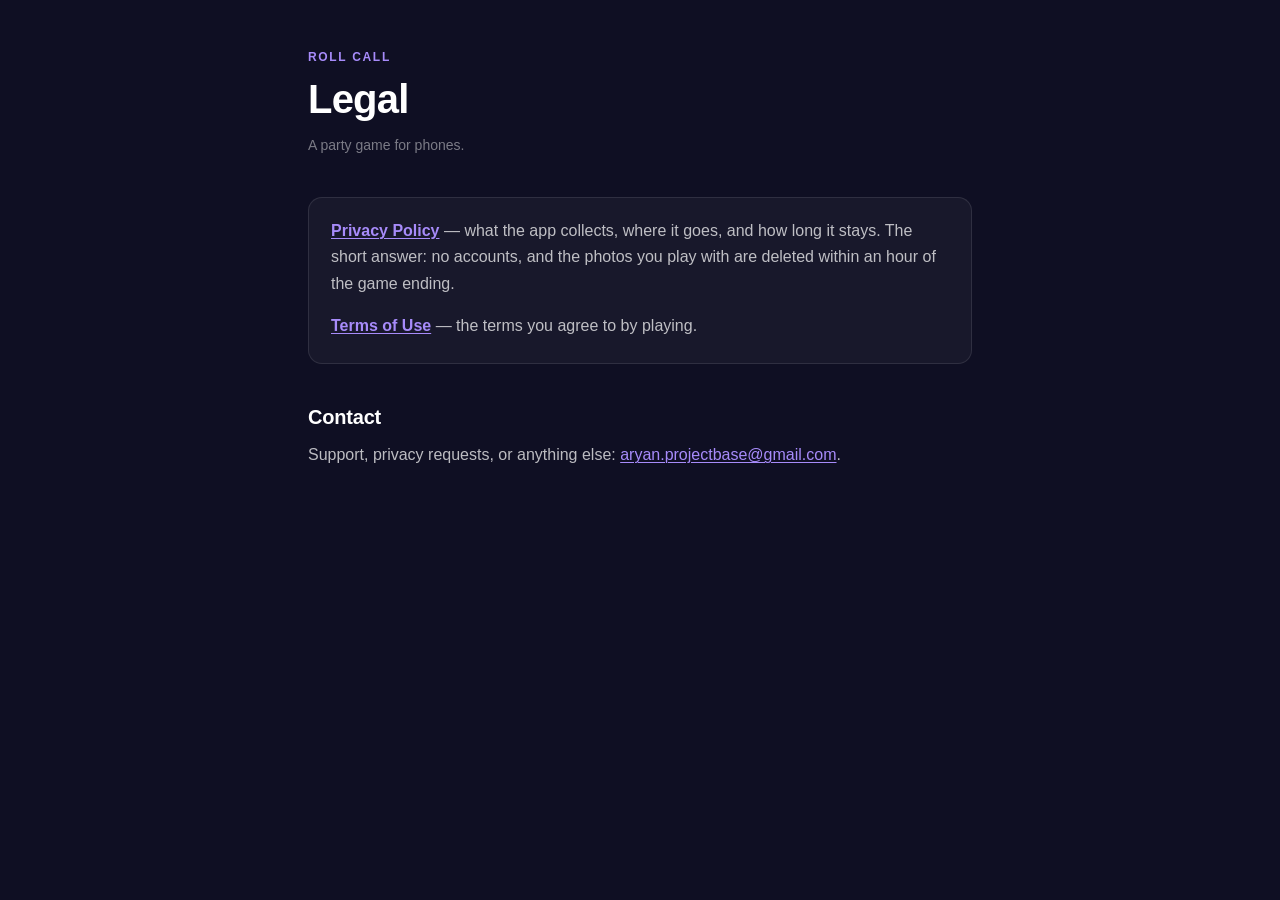
<file: index.html>
<!doctype html>
<html lang="en">
  <head>
    <meta charset="utf-8" />
    <meta name="viewport" content="width=device-width, initial-scale=1" />
    <title>Roll Call · Legal</title>
    <meta name="description" content="Privacy Policy and Terms of Use for the Roll Call party game." />
    <link rel="stylesheet" href="style.css" />
  </head>
  <body>
    <main class="wrap">
      <p class="eyebrow">Roll Call</p>
      <h1>Legal</h1>
      <p class="updated">A party game for phones.</p>

      <div class="summary">
        <p>
          <strong><a href="privacy.html">Privacy Policy</a></strong> — what the app collects, where
          it goes, and how long it stays. The short answer: no accounts, and the photos you play with
          are deleted within an hour of the game ending.
        </p>
        <p>
          <strong><a href="terms.html">Terms of Use</a></strong> — the terms you agree to by playing.
        </p>
      </div>

      <h2>Contact</h2>
      <p>
        Support, privacy requests, or anything else:
        <a href="mailto:aryan.projectbase@gmail.com">aryan.projectbase@gmail.com</a>.
      </p>
    </main>
  </body>
</html>
</file>
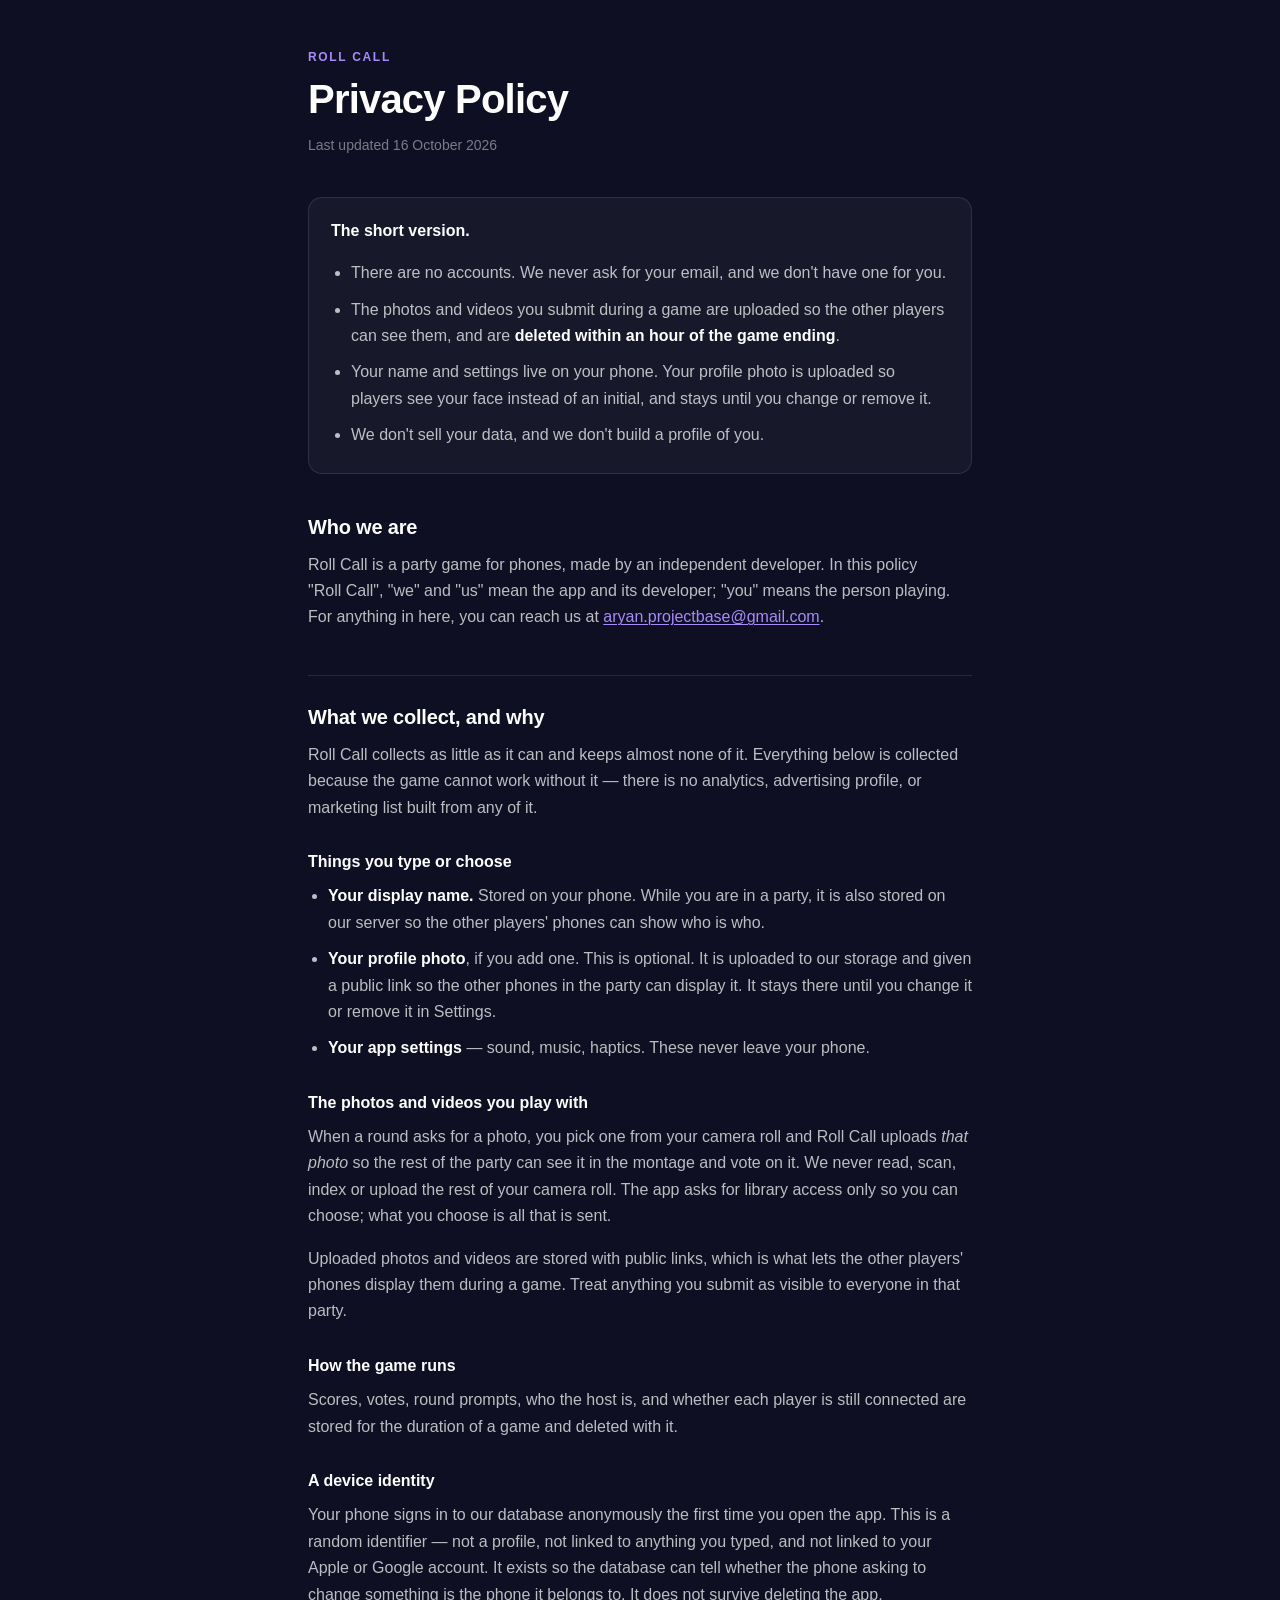
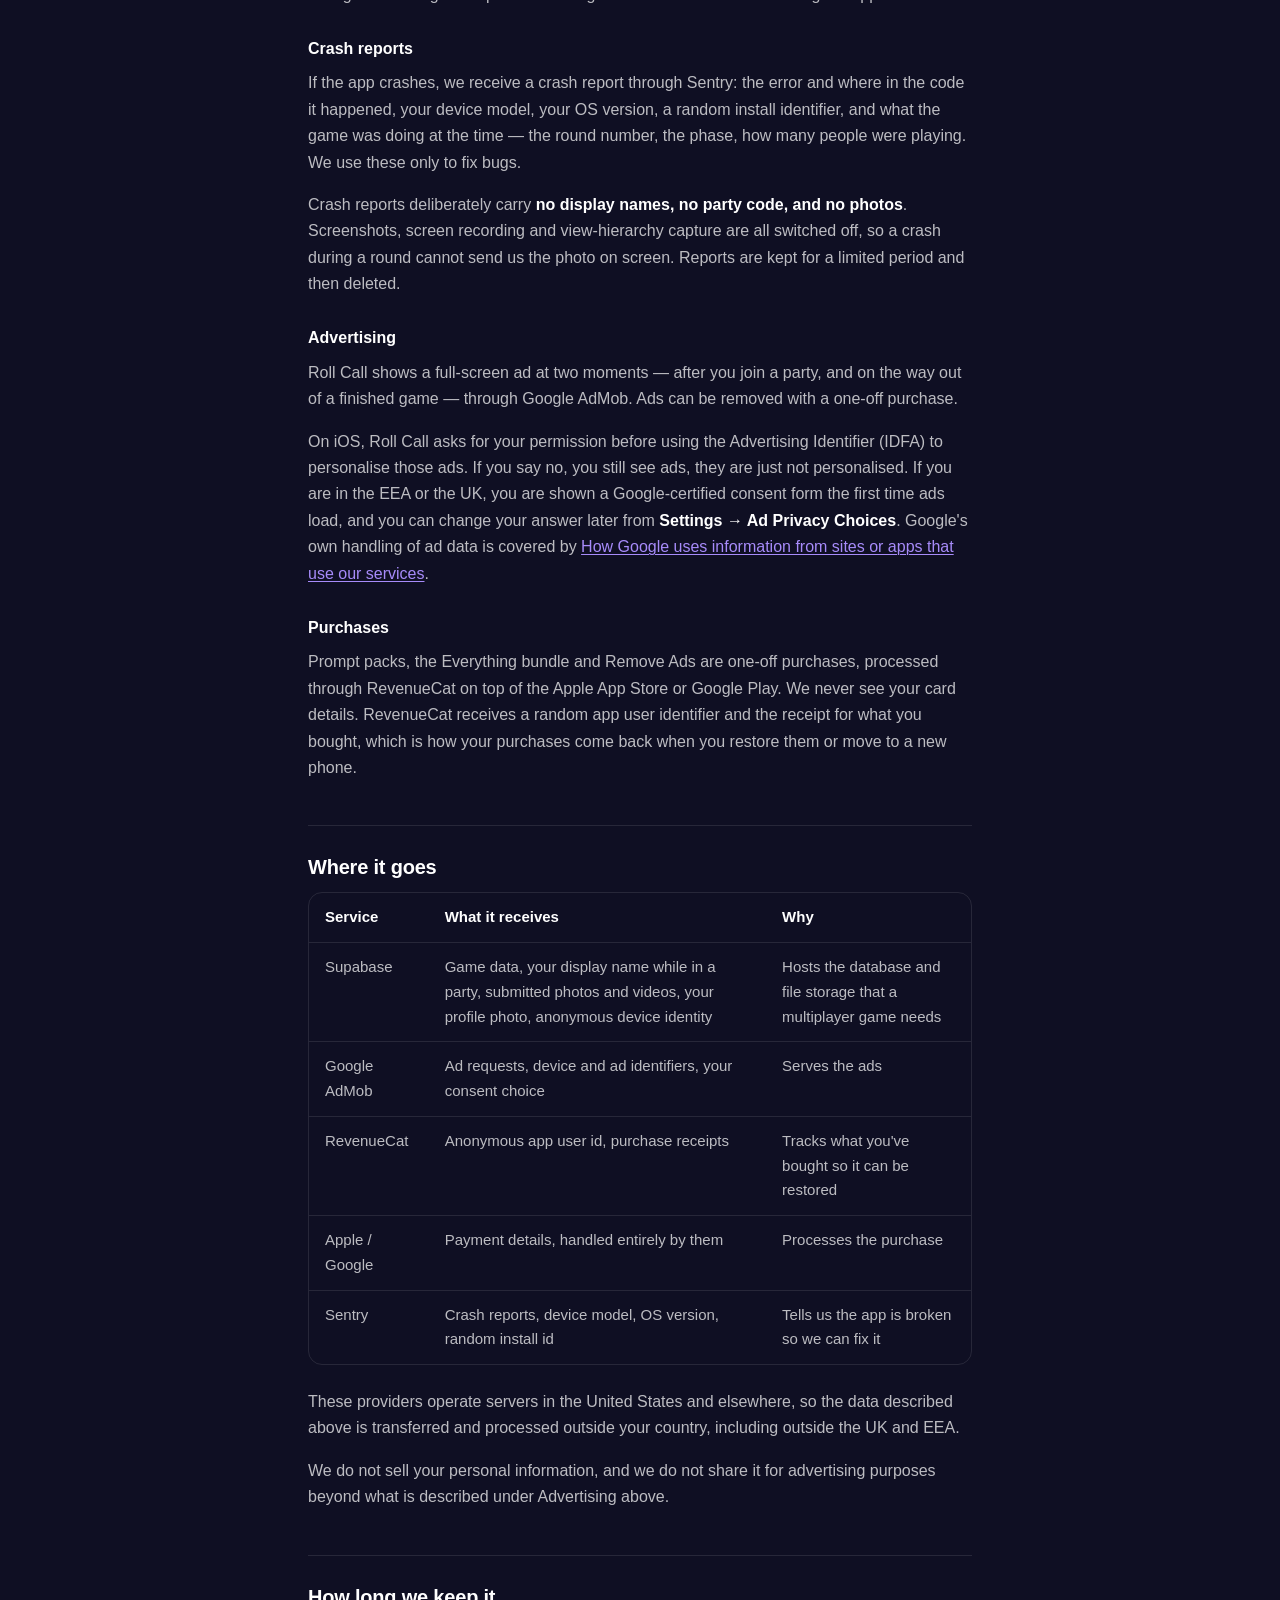
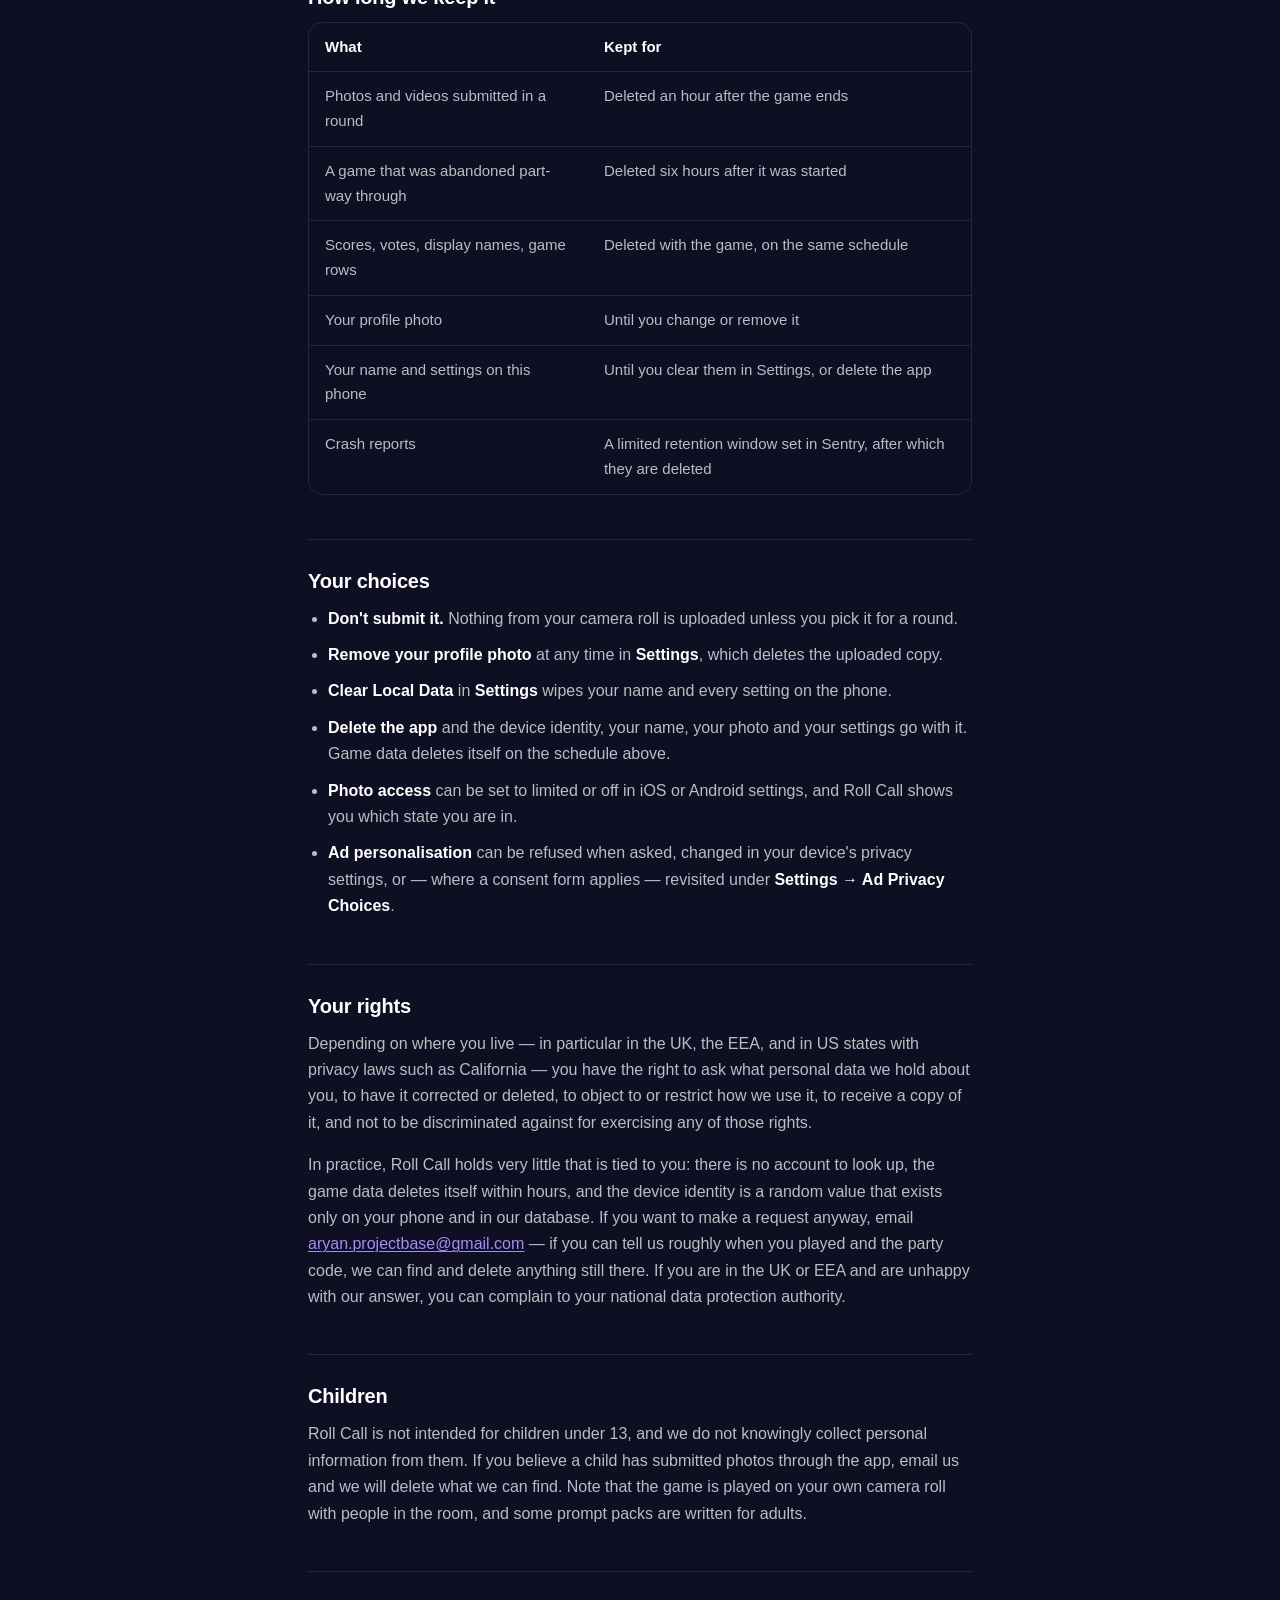
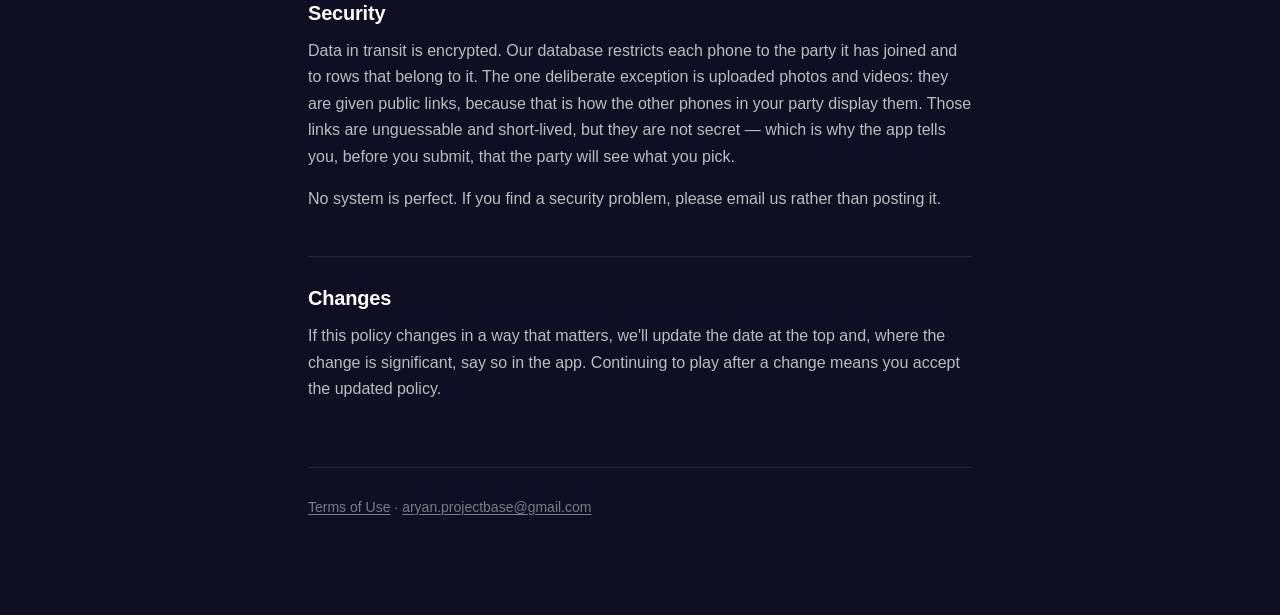
<file: privacy.html>
<!doctype html>
<html lang="en">
  <head>
    <meta charset="utf-8" />
    <meta name="viewport" content="width=device-width, initial-scale=1" />
    <title>Privacy Policy · Roll Call</title>
    <meta
      name="description"
      content="What Roll Call collects, where it goes, and how long it stays."
    />
    <link rel="stylesheet" href="style.css" />
  </head>
  <body>
    <main class="wrap">
      <p class="eyebrow">Roll Call</p>
      <h1>Privacy Policy</h1>
      <p class="updated">Last updated 16 October 2026</p>

      <div class="summary">
        <p><strong>The short version.</strong></p>
        <ul>
          <li>There are no accounts. We never ask for your email, and we don't have one for you.</li>
          <li>
            The photos and videos you submit during a game are uploaded so the other players can see
            them, and are <strong>deleted within an hour of the game ending</strong>.
          </li>
          <li>
            Your name and settings live on your phone. Your profile photo is uploaded so players see
            your face instead of an initial, and stays until you change or remove it.
          </li>
          <li>We don't sell your data, and we don't build a profile of you.</li>
        </ul>
      </div>

      <h2>Who we are</h2>
      <p>
        Roll Call is a party game for phones, made by an independent developer. In this policy
        "Roll&nbsp;Call", "we" and "us" mean the app and its developer; "you" means the person
        playing. For anything in here, you can reach us at
        <a href="mailto:aryan.projectbase@gmail.com">aryan.projectbase@gmail.com</a>.
      </p>

      <h2>What we collect, and why</h2>
      <p>
        Roll Call collects as little as it can and keeps almost none of it. Everything below is
        collected because the game cannot work without it — there is no analytics, advertising
        profile, or marketing list built from any of it.
      </p>

      <h3>Things you type or choose</h3>
      <ul>
        <li>
          <strong>Your display name.</strong> Stored on your phone. While you are in a party, it is
          also stored on our server so the other players' phones can show who is who.
        </li>
        <li>
          <strong>Your profile photo</strong>, if you add one. This is optional. It is uploaded to
          our storage and given a public link so the other phones in the party can display it. It
          stays there until you change it or remove it in Settings.
        </li>
        <li>
          <strong>Your app settings</strong> — sound, music, haptics. These never leave your phone.
        </li>
      </ul>

      <h3>The photos and videos you play with</h3>
      <p>
        When a round asks for a photo, you pick one from your camera roll and Roll Call uploads
        <em>that photo</em> so the rest of the party can see it in the montage and vote on it. We
        never read, scan, index or upload the rest of your camera roll. The app asks for library
        access only so you can choose; what you choose is all that is sent.
      </p>
      <p>
        Uploaded photos and videos are stored with public links, which is what lets the other
        players' phones display them during a game. Treat anything you submit as visible to everyone
        in that party.
      </p>

      <h3>How the game runs</h3>
      <p>
        Scores, votes, round prompts, who the host is, and whether each player is still connected
        are stored for the duration of a game and deleted with it.
      </p>

      <h3>A device identity</h3>
      <p>
        Your phone signs in to our database anonymously the first time you open the app. This is a
        random identifier — not a profile, not linked to anything you typed, and not linked to your
        Apple or Google account. It exists so the database can tell whether the phone asking to
        change something is the phone it belongs to. It does not survive deleting the app.
      </p>

      <h3>Crash reports</h3>
      <p>
        If the app crashes, we receive a crash report through Sentry: the error and where in the code
        it happened, your device model, your OS version, a random install identifier, and what the
        game was doing at the time — the round number, the phase, how many people were playing. We
        use these only to fix bugs.
      </p>
      <p>
        Crash reports deliberately carry <strong>no display names, no party code, and no photos</strong>.
        Screenshots, screen recording and view-hierarchy capture are all switched off, so a crash
        during a round cannot send us the photo on screen. Reports are kept for a limited period and
        then deleted.
      </p>

      <h3>Advertising</h3>
      <p>
        Roll Call shows a full-screen ad at two moments — after you join a party, and on the way out
        of a finished game — through Google AdMob. Ads can be removed with a one-off purchase.
      </p>
      <p>
        On iOS, Roll Call asks for your permission before using the Advertising Identifier (IDFA) to
        personalise those ads. If you say no, you still see ads, they are just not personalised. If
        you are in the EEA or the UK, you are shown a Google-certified consent form the first time
        ads load, and you can change your answer later from
        <strong>Settings → Ad Privacy Choices</strong>. Google's own handling of ad data is covered
        by
        <a href="https://policies.google.com/technologies/partner-sites" rel="noopener"
          >How Google uses information from sites or apps that use our services</a
        >.
      </p>

      <h3>Purchases</h3>
      <p>
        Prompt packs, the Everything bundle and Remove Ads are one-off purchases, processed through
        RevenueCat on top of the Apple App Store or Google Play. We never see your card details.
        RevenueCat receives a random app user identifier and the receipt for what you bought, which
        is how your purchases come back when you restore them or move to a new phone.
      </p>

      <h2>Where it goes</h2>
      <div class="table-scroll">
        <table>
          <thead>
            <tr>
              <th scope="col">Service</th>
              <th scope="col">What it receives</th>
              <th scope="col">Why</th>
            </tr>
          </thead>
          <tbody>
            <tr>
              <td>Supabase</td>
              <td>
                Game data, your display name while in a party, submitted photos and videos, your
                profile photo, anonymous device identity
              </td>
              <td>Hosts the database and file storage that a multiplayer game needs</td>
            </tr>
            <tr>
              <td>Google AdMob</td>
              <td>Ad requests, device and ad identifiers, your consent choice</td>
              <td>Serves the ads</td>
            </tr>
            <tr>
              <td>RevenueCat</td>
              <td>Anonymous app user id, purchase receipts</td>
              <td>Tracks what you've bought so it can be restored</td>
            </tr>
            <tr>
              <td>Apple / Google</td>
              <td>Payment details, handled entirely by them</td>
              <td>Processes the purchase</td>
            </tr>
            <tr>
              <td>Sentry</td>
              <td>Crash reports, device model, OS version, random install id</td>
              <td>Tells us the app is broken so we can fix it</td>
            </tr>
          </tbody>
        </table>
      </div>
      <p>
        These providers operate servers in the United States and elsewhere, so the data described
        above is transferred and processed outside your country, including outside the UK and EEA.
      </p>
      <p>We do not sell your personal information, and we do not share it for advertising purposes beyond what is described under Advertising above.</p>

      <h2>How long we keep it</h2>
      <div class="table-scroll">
        <table>
          <thead>
            <tr>
              <th scope="col">What</th>
              <th scope="col">Kept for</th>
            </tr>
          </thead>
          <tbody>
            <tr>
              <td>Photos and videos submitted in a round</td>
              <td>Deleted an hour after the game ends</td>
            </tr>
            <tr>
              <td>A game that was abandoned part-way through</td>
              <td>Deleted six hours after it was started</td>
            </tr>
            <tr>
              <td>Scores, votes, display names, game rows</td>
              <td>Deleted with the game, on the same schedule</td>
            </tr>
            <tr>
              <td>Your profile photo</td>
              <td>Until you change or remove it</td>
            </tr>
            <tr>
              <td>Your name and settings on this phone</td>
              <td>Until you clear them in Settings, or delete the app</td>
            </tr>
            <tr>
              <td>Crash reports</td>
              <td>A limited retention window set in Sentry, after which they are deleted</td>
            </tr>
          </tbody>
        </table>
      </div>

      <h2>Your choices</h2>
      <ul>
        <li>
          <strong>Don't submit it.</strong> Nothing from your camera roll is uploaded unless you pick
          it for a round.
        </li>
        <li>
          <strong>Remove your profile photo</strong> at any time in <strong>Settings</strong>, which
          deletes the uploaded copy.
        </li>
        <li>
          <strong>Clear Local Data</strong> in <strong>Settings</strong> wipes your name and every
          setting on the phone.
        </li>
        <li>
          <strong>Delete the app</strong> and the device identity, your name, your photo and your
          settings go with it. Game data deletes itself on the schedule above.
        </li>
        <li>
          <strong>Photo access</strong> can be set to limited or off in iOS or Android settings, and
          Roll Call shows you which state you are in.
        </li>
        <li>
          <strong>Ad personalisation</strong> can be refused when asked, changed in your device's
          privacy settings, or — where a consent form applies — revisited under
          <strong>Settings → Ad Privacy Choices</strong>.
        </li>
      </ul>

      <h2>Your rights</h2>
      <p>
        Depending on where you live — in particular in the UK, the EEA, and in US states with
        privacy laws such as California — you have the right to ask what personal data we hold about
        you, to have it corrected or deleted, to object to or restrict how we use it, to receive a
        copy of it, and not to be discriminated against for exercising any of those rights.
      </p>
      <p>
        In practice, Roll Call holds very little that is tied to you: there is no account to look up,
        the game data deletes itself within hours, and the device identity is a random value that
        exists only on your phone and in our database. If you want to make a request anyway, email
        <a href="mailto:aryan.projectbase@gmail.com">aryan.projectbase@gmail.com</a> — if you can tell us roughly
        when you played and the party code, we can find and delete anything still there. If you are
        in the UK or EEA and are unhappy with our answer, you can complain to your national data
        protection authority.
      </p>

      <h2>Children</h2>
      <p>
        Roll Call is not intended for children under 13, and we do not knowingly collect personal
        information from them. If you believe a child has submitted photos through the app, email us
        and we will delete what we can find. Note that the game is played on your own camera roll
        with people in the room, and some prompt packs are written for adults.
      </p>

      <h2>Security</h2>
      <p>
        Data in transit is encrypted. Our database restricts each phone to the party it has joined
        and to rows that belong to it. The one deliberate exception is uploaded photos and videos:
        they are given public links, because that is how the other phones in your party display
        them. Those links are unguessable and short-lived, but they are not secret — which is why the
        app tells you, before you submit, that the party will see what you pick.
      </p>
      <p>
        No system is perfect. If you find a security problem, please email us rather than posting it.
      </p>

      <h2>Changes</h2>
      <p>
        If this policy changes in a way that matters, we'll update the date at the top and, where the
        change is significant, say so in the app. Continuing to play after a change means you accept
        the updated policy.
      </p>

      <footer>
        <p>
          <a href="terms.html">Terms of Use</a> ·
          <a href="mailto:aryan.projectbase@gmail.com">aryan.projectbase@gmail.com</a>
        </p>
      </footer>
    </main>
  </body>
</html>
</file>
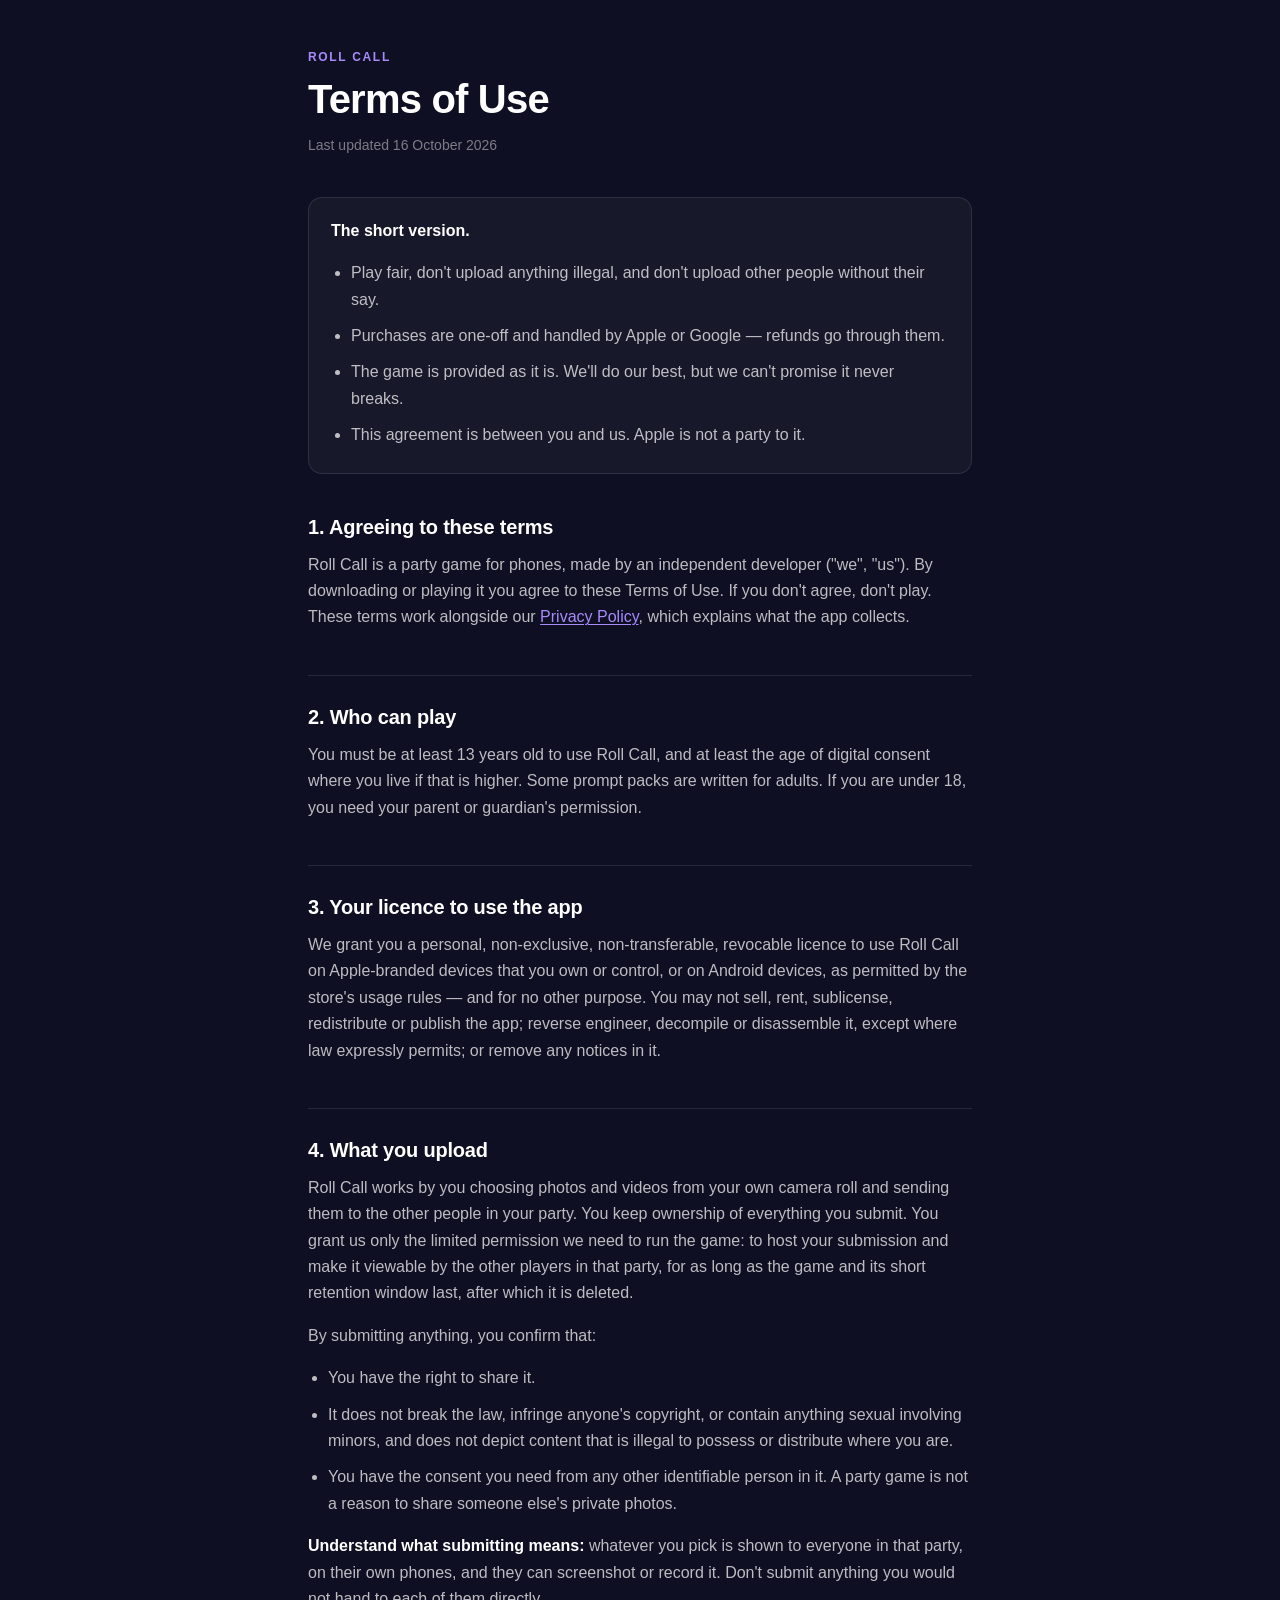
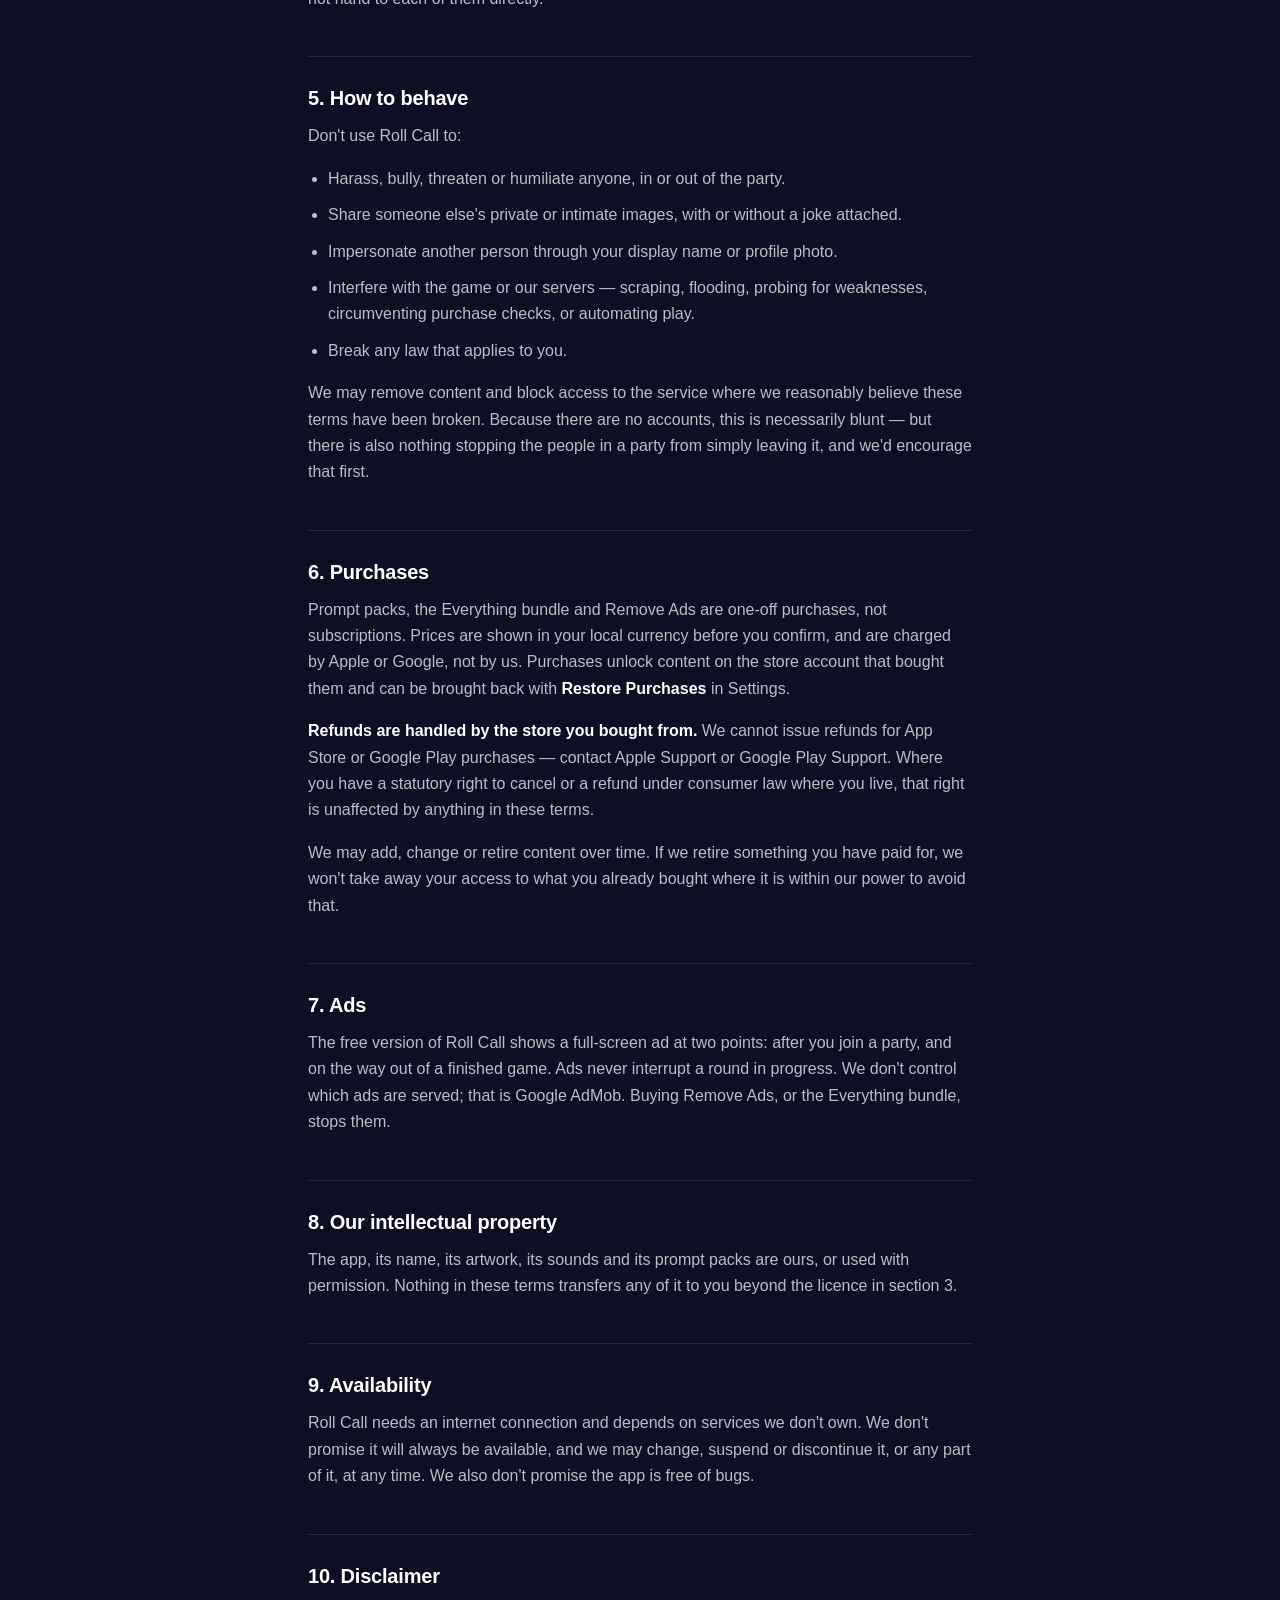
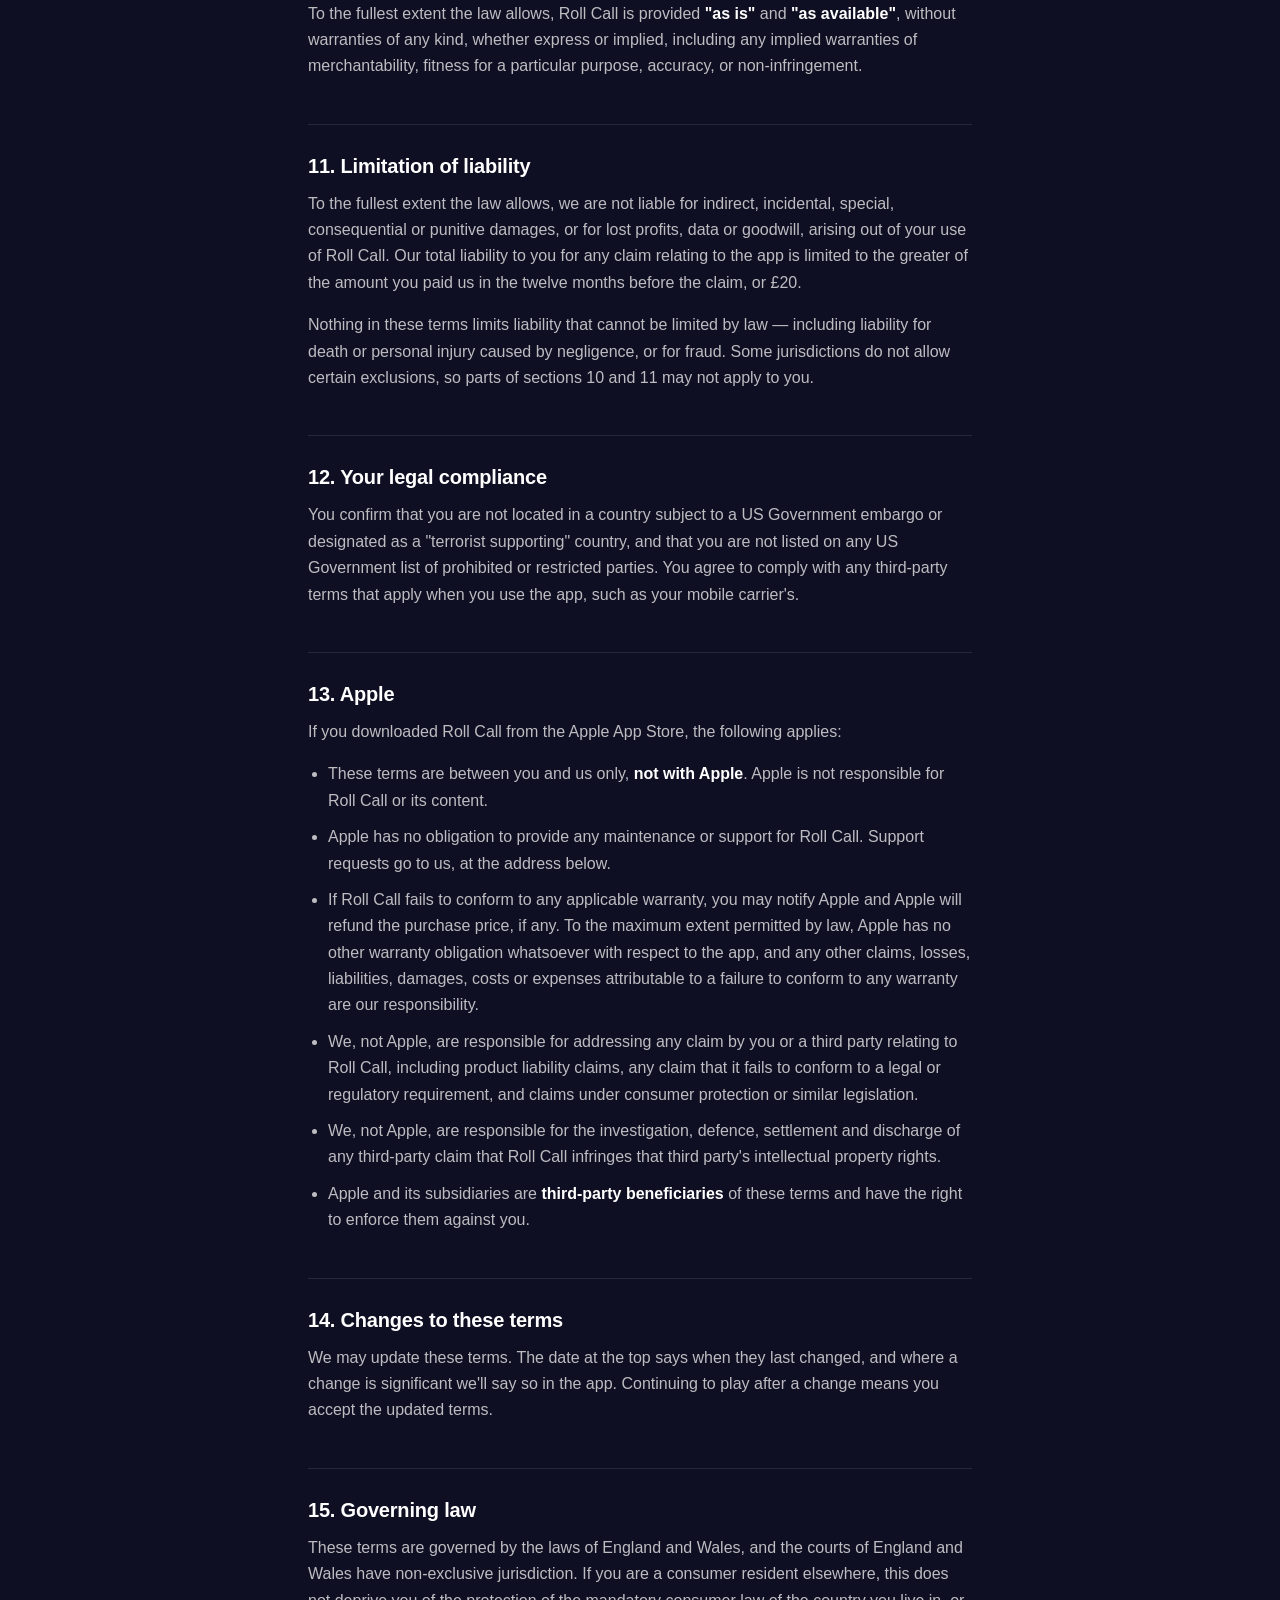
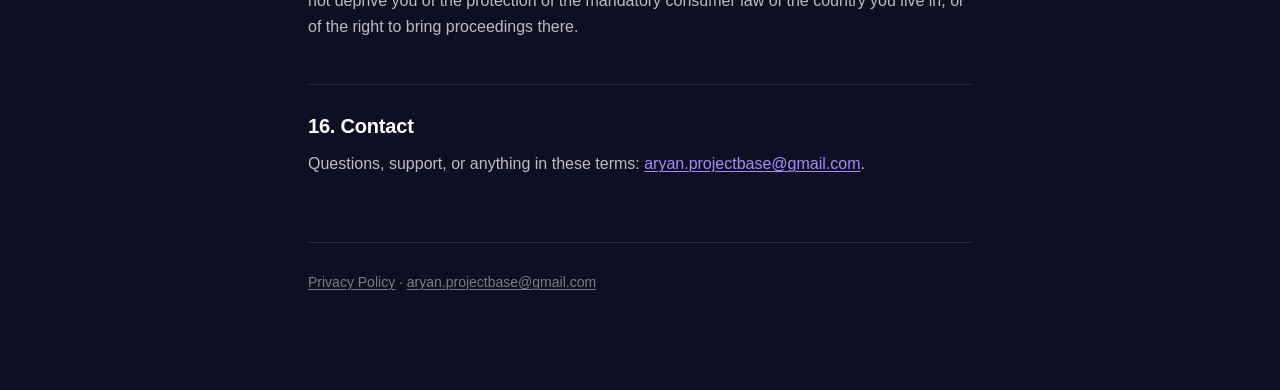
<file: terms.html>
<!doctype html>
<html lang="en">
  <head>
    <meta charset="utf-8" />
    <meta name="viewport" content="width=device-width, initial-scale=1" />
    <title>Terms of Use · Roll Call</title>
    <meta name="description" content="The terms you agree to by playing Roll Call." />
    <link rel="stylesheet" href="style.css" />
  </head>
  <body>
    <main class="wrap">
      <p class="eyebrow">Roll Call</p>
      <h1>Terms of Use</h1>
      <p class="updated">Last updated 16 October 2026</p>

      <div class="summary">
        <p><strong>The short version.</strong></p>
        <ul>
          <li>Play fair, don't upload anything illegal, and don't upload other people without their say.</li>
          <li>Purchases are one-off and handled by Apple or Google — refunds go through them.</li>
          <li>The game is provided as it is. We'll do our best, but we can't promise it never breaks.</li>
          <li>This agreement is between you and us. Apple is not a party to it.</li>
        </ul>
      </div>

      <h2>1. Agreeing to these terms</h2>
      <p>
        Roll Call is a party game for phones, made by an independent developer ("we", "us"). By
        downloading or playing it you agree to these Terms of Use. If you don't agree, don't play.
        These terms work alongside our <a href="privacy.html">Privacy Policy</a>, which explains what
        the app collects.
      </p>

      <h2>2. Who can play</h2>
      <p>
        You must be at least 13 years old to use Roll Call, and at least the age of digital consent
        where you live if that is higher. Some prompt packs are written for adults. If you are under
        18, you need your parent or guardian's permission.
      </p>

      <h2>3. Your licence to use the app</h2>
      <p>
        We grant you a personal, non-exclusive, non-transferable, revocable licence to use Roll Call
        on Apple-branded devices that you own or control, or on Android devices, as permitted by the
        store's usage rules — and for no other purpose. You may not sell, rent, sublicense,
        redistribute or publish the app; reverse engineer, decompile or disassemble it, except where
        law expressly permits; or remove any notices in it.
      </p>

      <h2>4. What you upload</h2>
      <p>
        Roll Call works by you choosing photos and videos from your own camera roll and sending them
        to the other people in your party. You keep ownership of everything you submit. You grant us
        only the limited permission we need to run the game: to host your submission and make it
        viewable by the other players in that party, for as long as the game and its short retention
        window last, after which it is deleted.
      </p>
      <p>By submitting anything, you confirm that:</p>
      <ul>
        <li>You have the right to share it.</li>
        <li>
          It does not break the law, infringe anyone's copyright, or contain anything sexual
          involving minors, and does not depict content that is illegal to possess or distribute where
          you are.
        </li>
        <li>
          You have the consent you need from any other identifiable person in it. A party game is not
          a reason to share someone else's private photos.
        </li>
      </ul>
      <p>
        <strong>Understand what submitting means:</strong> whatever you pick is shown to everyone in
        that party, on their own phones, and they can screenshot or record it. Don't submit anything
        you would not hand to each of them directly.
      </p>

      <h2>5. How to behave</h2>
      <p>Don't use Roll Call to:</p>
      <ul>
        <li>Harass, bully, threaten or humiliate anyone, in or out of the party.</li>
        <li>Share someone else's private or intimate images, with or without a joke attached.</li>
        <li>Impersonate another person through your display name or profile photo.</li>
        <li>
          Interfere with the game or our servers — scraping, flooding, probing for weaknesses,
          circumventing purchase checks, or automating play.
        </li>
        <li>Break any law that applies to you.</li>
      </ul>
      <p>
        We may remove content and block access to the service where we reasonably believe these terms
        have been broken. Because there are no accounts, this is necessarily blunt — but there is
        also nothing stopping the people in a party from simply leaving it, and we'd encourage that
        first.
      </p>

      <h2>6. Purchases</h2>
      <p>
        Prompt packs, the Everything bundle and Remove Ads are one-off purchases, not subscriptions.
        Prices are shown in your local currency before you confirm, and are charged by Apple or
        Google, not by us. Purchases unlock content on the store account that bought them and can be
        brought back with <strong>Restore Purchases</strong> in Settings.
      </p>
      <p>
        <strong>Refunds are handled by the store you bought from.</strong> We cannot issue refunds for
        App Store or Google Play purchases — contact Apple Support or Google Play Support. Where you
        have a statutory right to cancel or a refund under consumer law where you live, that right is
        unaffected by anything in these terms.
      </p>
      <p>
        We may add, change or retire content over time. If we retire something you have paid for, we
        won't take away your access to what you already bought where it is within our power to avoid
        that.
      </p>

      <h2>7. Ads</h2>
      <p>
        The free version of Roll Call shows a full-screen ad at two points: after you join a party,
        and on the way out of a finished game. Ads never interrupt a round in progress. We don't
        control which ads are served; that is Google AdMob. Buying Remove Ads, or the Everything
        bundle, stops them.
      </p>

      <h2>8. Our intellectual property</h2>
      <p>
        The app, its name, its artwork, its sounds and its prompt packs are ours, or used with
        permission. Nothing in these terms transfers any of it to you beyond the licence in section 3.
      </p>

      <h2>9. Availability</h2>
      <p>
        Roll Call needs an internet connection and depends on services we don't own. We don't promise
        it will always be available, and we may change, suspend or discontinue it, or any part of it,
        at any time. We also don't promise the app is free of bugs.
      </p>

      <h2>10. Disclaimer</h2>
      <p>
        To the fullest extent the law allows, Roll Call is provided <strong>"as is"</strong> and
        <strong>"as available"</strong>, without warranties of any kind, whether express or implied,
        including any implied warranties of merchantability, fitness for a particular purpose,
        accuracy, or non-infringement.
      </p>

      <h2>11. Limitation of liability</h2>
      <p>
        To the fullest extent the law allows, we are not liable for indirect, incidental, special,
        consequential or punitive damages, or for lost profits, data or goodwill, arising out of your
        use of Roll Call. Our total liability to you for any claim relating to the app is limited to
        the greater of the amount you paid us in the twelve months before the claim, or £20.
      </p>
      <p>
        Nothing in these terms limits liability that cannot be limited by law — including liability
        for death or personal injury caused by negligence, or for fraud. Some jurisdictions do not
        allow certain exclusions, so parts of sections 10 and 11 may not apply to you.
      </p>

      <h2>12. Your legal compliance</h2>
      <p>
        You confirm that you are not located in a country subject to a US Government embargo or
        designated as a "terrorist supporting" country, and that you are not listed on any US
        Government list of prohibited or restricted parties. You agree to comply with any third-party
        terms that apply when you use the app, such as your mobile carrier's.
      </p>

      <h2>13. Apple</h2>
      <p>If you downloaded Roll Call from the Apple App Store, the following applies:</p>
      <ul>
        <li>
          These terms are between you and us only, <strong>not with Apple</strong>. Apple is not
          responsible for Roll Call or its content.
        </li>
        <li>
          Apple has no obligation to provide any maintenance or support for Roll Call. Support
          requests go to us, at the address below.
        </li>
        <li>
          If Roll Call fails to conform to any applicable warranty, you may notify Apple and Apple
          will refund the purchase price, if any. To the maximum extent permitted by law, Apple has
          no other warranty obligation whatsoever with respect to the app, and any other claims,
          losses, liabilities, damages, costs or expenses attributable to a failure to conform to any
          warranty are our responsibility.
        </li>
        <li>
          We, not Apple, are responsible for addressing any claim by you or a third party relating to
          Roll Call, including product liability claims, any claim that it fails to conform to a
          legal or regulatory requirement, and claims under consumer protection or similar
          legislation.
        </li>
        <li>
          We, not Apple, are responsible for the investigation, defence, settlement and discharge of
          any third-party claim that Roll Call infringes that third party's intellectual property
          rights.
        </li>
        <li>
          Apple and its subsidiaries are <strong>third-party beneficiaries</strong> of these terms
          and have the right to enforce them against you.
        </li>
      </ul>

      <h2>14. Changes to these terms</h2>
      <p>
        We may update these terms. The date at the top says when they last changed, and where a change
        is significant we'll say so in the app. Continuing to play after a change means you accept the
        updated terms.
      </p>

      <h2>15. Governing law</h2>
      <p>
        These terms are governed by the laws of England and Wales, and the courts of England and
        Wales have non-exclusive jurisdiction. If you are a consumer resident elsewhere, this does not
        deprive you of the protection of the mandatory consumer law of the country you live in, or of
        the right to bring proceedings there.
      </p>

      <h2>16. Contact</h2>
      <p>
        Questions, support, or anything in these terms:
        <a href="mailto:aryan.projectbase@gmail.com">aryan.projectbase@gmail.com</a>.
      </p>

      <footer>
        <p>
          <a href="privacy.html">Privacy Policy</a> ·
          <a href="mailto:aryan.projectbase@gmail.com">aryan.projectbase@gmail.com</a>
        </p>
      </footer>
    </main>
  </body>
</html>
</file>
<file: style.css>
/* Roll Call legal pages.
 *
 * This folder is the whole content of the separate public repo that GitHub
 * Pages serves — see README.md next to it. It is kept here, in the app repo,
 * because the app links to these URLs and the two have to change together.
 *
 * Deliberately one small stylesheet with no build step and no external fonts:
 * these pages are read once, often on a phone, sometimes by an App Review
 * engineer on a bad connection. They must render instantly and never 404.
 */

:root {
  --ground: #0f0f23;
  --card: rgba(255, 255, 255, 0.04);
  --border: rgba(255, 255, 255, 0.1);
  --text: #ffffff;
  --text-secondary: rgba(255, 255, 255, 0.72);
  --text-muted: rgba(255, 255, 255, 0.45);
  --accent: #a78bfa;
  color-scheme: dark;
}

* {
  box-sizing: border-box;
}

body {
  margin: 0;
  padding: 0;
  background: var(--ground);
  color: var(--text-secondary);
  font-family: -apple-system, BlinkMacSystemFont, 'Segoe UI', Roboto, Helvetica, Arial, sans-serif;
  font-size: 16px;
  line-height: 1.65;
  -webkit-text-size-adjust: 100%;
}

.wrap {
  max-width: 44rem;
  margin: 0 auto;
  padding-block: 3rem 5rem;
  padding-left: 1.25rem;
  padding-right: 1.25rem;
}

/* ── Masthead ── */

.eyebrow {
  font-size: 0.75rem;
  font-weight: 700;
  letter-spacing: 0.14em;
  text-transform: uppercase;
  color: var(--accent);
  margin: 0 0 0.5rem;
}

h1 {
  font-size: clamp(1.75rem, 6vw, 2.5rem);
  line-height: 1.15;
  letter-spacing: -0.02em;
  color: var(--text);
  margin: 0 0 0.75rem;
}

.updated {
  font-size: 0.875rem;
  color: var(--text-muted);
  margin: 0 0 2.5rem;
}

/* ── Body ── */

h2 {
  font-size: 1.25rem;
  line-height: 1.3;
  letter-spacing: -0.01em;
  color: var(--text);
  margin: 2.75rem 0 0.75rem;
  padding-top: 1.75rem;
  border-top: 1px solid var(--border);
}

h2:first-of-type {
  border-top: none;
  padding-top: 0;
  margin-top: 0;
}

h3 {
  font-size: 1rem;
  color: var(--text);
  margin: 1.75rem 0 0.5rem;
}

p,
li {
  margin: 0 0 1rem;
}

ul {
  padding-left: 1.25rem;
  margin: 0 0 1rem;
}

li {
  margin-bottom: 0.625rem;
}

strong {
  color: var(--text);
  font-weight: 600;
}

a {
  color: var(--accent);
  text-decoration-thickness: 1px;
  text-underline-offset: 2px;
}

/* A short summary panel at the top of each document. The detail below it is
 * what governs; this is so a reader who stops after ten seconds still leaves
 * with the true shape of it. */
.summary {
  background: var(--card);
  border: 1px solid var(--border);
  border-radius: 0.875rem;
  padding: 1.25rem 1.375rem 0.5rem;
  margin: 0 0 2.5rem;
}

.summary p:last-child,
.summary ul:last-child {
  margin-bottom: 1rem;
}

/* A plain table of what goes where. Scrolls on its own rather than pushing the
 * page sideways. */
.table-scroll {
  overflow-x: auto;
  margin: 0 0 1.5rem;
  border: 1px solid var(--border);
  border-radius: 0.875rem;
}

table {
  border-collapse: collapse;
  width: 100%;
  min-width: 30rem;
  font-size: 0.9375rem;
}

th,
td {
  text-align: left;
  padding: 0.75rem 1rem;
  border-bottom: 1px solid var(--border);
  vertical-align: top;
}

th {
  color: var(--text);
  font-weight: 600;
  white-space: nowrap;
}

tr:last-child td {
  border-bottom: none;
}

footer {
  margin-top: 4rem;
  padding-top: 1.75rem;
  border-top: 1px solid var(--border);
  font-size: 0.875rem;
  color: var(--text-muted);
}

footer a {
  color: var(--text-muted);
}
</file>
